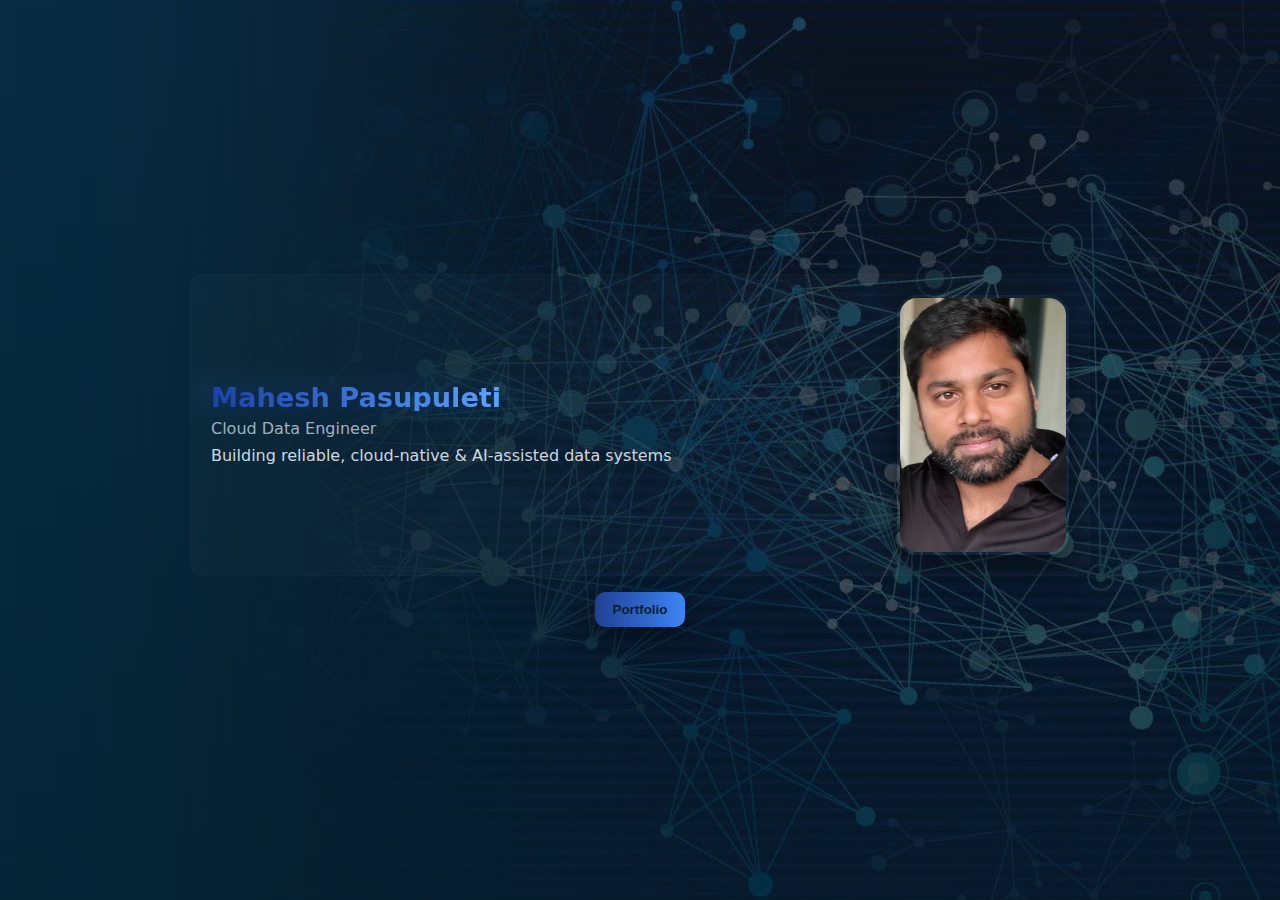
<file: Index.html>
<!doctype html>
<html lang="en">

<head>
    <meta charset="utf-8" />
    <title>Mahesh Pasupuleti</title>
    <meta name="viewport" content="width=device-width,initial-scale=1" />
    <link rel="stylesheet" href="styles.css">
    <style>
        /* page background using mahesh_img.jpg with dark overlay for contrast */
        html,
        body {
            height: 100%;
            margin: 0;
            background-image:
                linear-gradient(180deg, rgba(8, 20, 36, 0.66), rgba(2, 17, 27, 0.72)),
                url("mahesh_img.jpg");
            background-size: cover;
            background-position: center center;
            background-repeat: no-repeat;
            background-attachment: fixed;
            -webkit-font-smoothing: antialiased;
            -moz-osx-font-smoothing: grayscale;
        }

        /* ensure the centered content sits above the background */
        main.center {
            position: relative;
            z-index: 1;
        }
    </style>
</head>

<body>
    <main class="center">
        <!-- two-column row: info left, image right (reverted) -->
        <div class="profile-row">
            <div class="info">
                <h1 class="name">Mahesh Pasupuleti</h1>
                <p class="role">Cloud Data Engineer</p>
                <p class="sub">Building reliable, cloud-native &amp; AI-assisted data systems</p>
            </div>

            <div class="avatar-container" aria-hidden="false">
                <img class="avatar" src="mah_1.jpg" alt="Mahesh Pasupuleti — avatar">
            </div>
        </div>

        <!-- portfolio button centered below the row -->
        <div class="btn-wrap">
            <button class="btn-portfolio" type="button" onclick="location.href='Index1.html'">Portfolio</button>
        </div>
    </main>
</body>

</html>
</file>
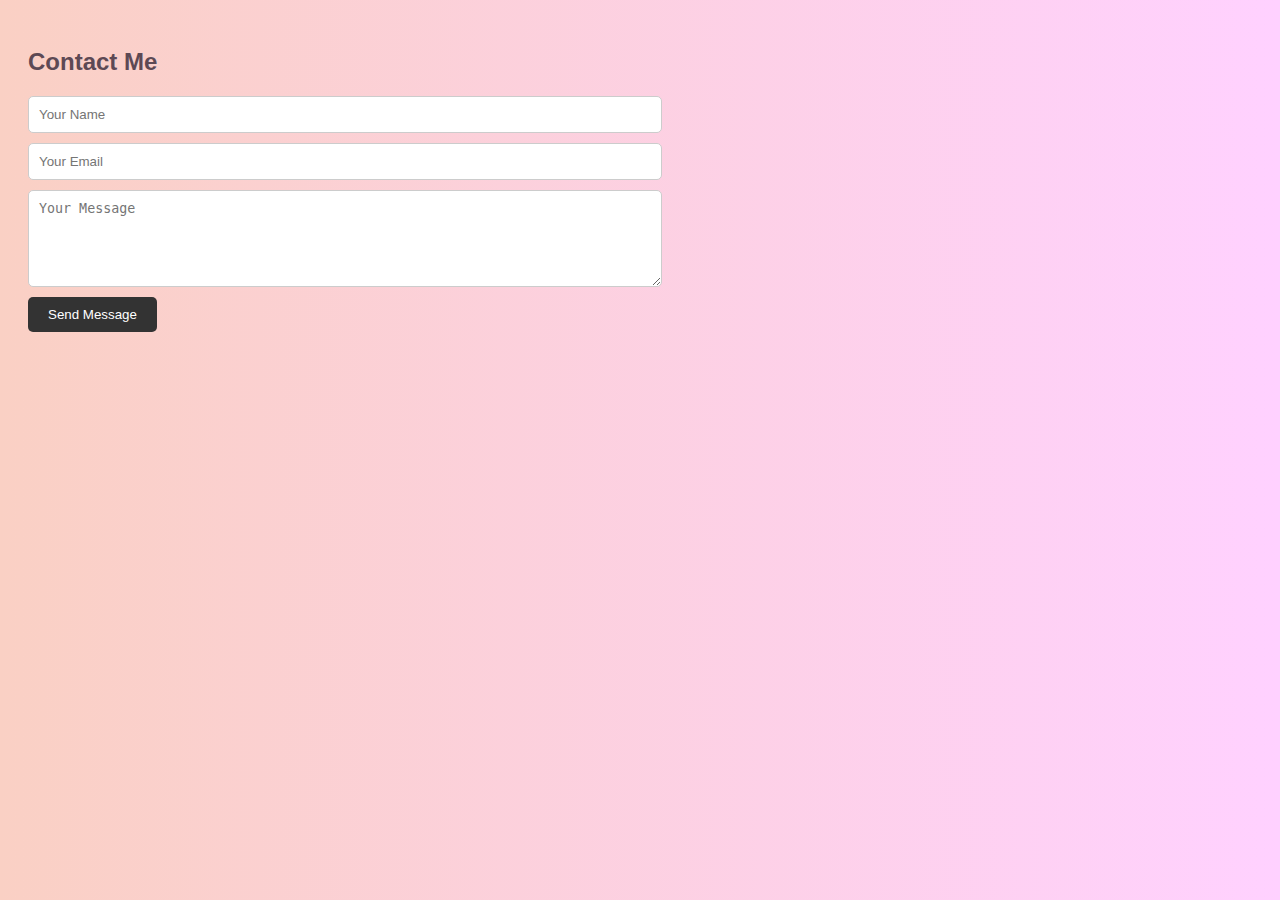
<file: contact.html>
<!DOCTYPE html>
<html lang="en">

<head>
    <meta charset="UTF-8">
    <meta name="viewport" content="width=device-width, initial-scale=1.0">
    <title>CONTACT</title>
    <link rel="stylesheet" href="contact.css">
</head>

<body>
    <main>
        <section id="contact" class="section">
            <h2>Contact Me</h2>
            <form class="contact-form">
                <input type="text" placeholder="Your Name" required>
                <input type="email" placeholder="Your Email" required>
                <textarea placeholder="Your Message" rows="5" required></textarea>
                <button type="submit">Send Message</button>
            </form>
        </section>
        </div>
    </main>

</body>

</html>
</file>
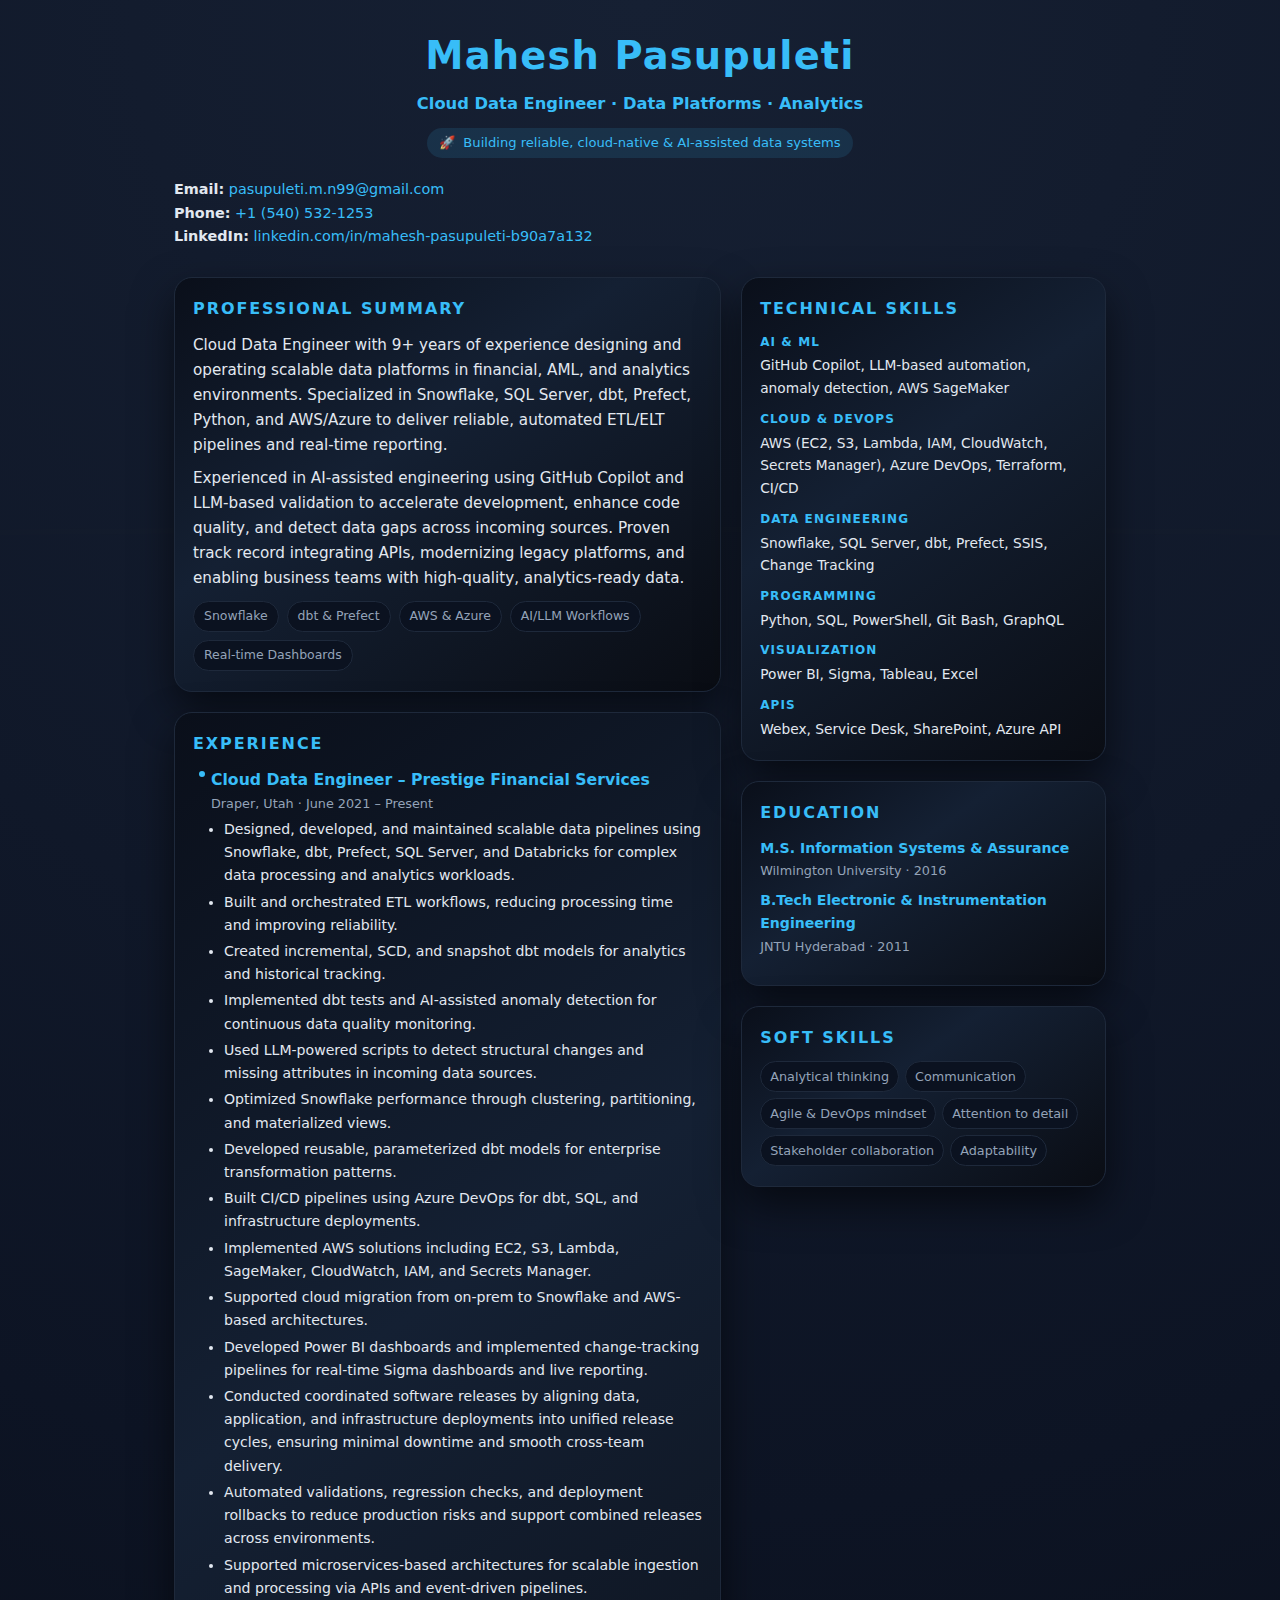
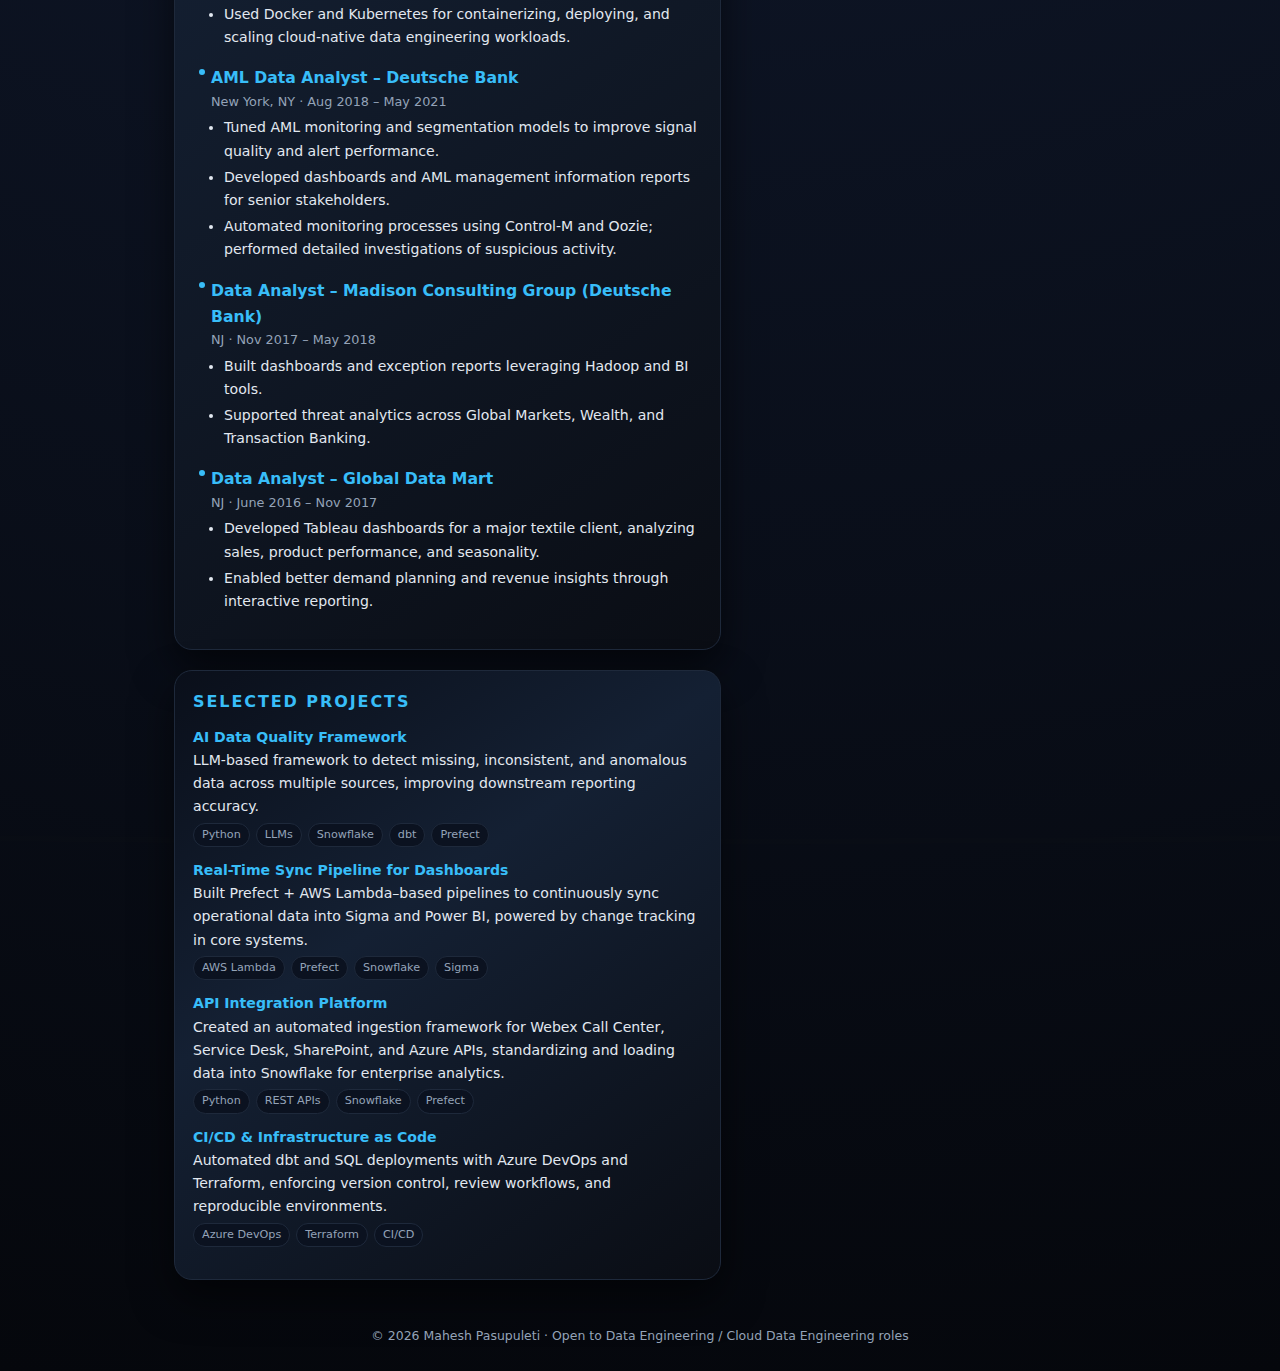
<file: Index1.html>
<!DOCTYPE html>
<html lang="en">

<head>
    <meta charset="UTF-8" />
    <title>Mahesh Pasupuleti | Cloud Data Engineer</title>
    <meta name="viewport" content="width=device-width, initial-scale=1.0" />
    <link rel="stylesheet" href="styles1.css">
</head>

<body>
    <div class="page">
        <!-- Data-flow background -->
        <!-- <svg class="data-flow-bg" viewBox="0 0 1200 800" preserveAspectRatio="xMidYMid slice" aria-hidden="true">
            <g stroke="currentColor" stroke-opacity="1" stroke-width="2" fill="none">
                <path d="M80 150 C280 40, 520 260, 720 140 S1100 160, 1120 260" class="flow-line" />
                <path d="M120 420 C300 520, 540 360, 760 480 S1040 600, 1120 520" class="flow-line" />
                <path d="M60 640 C260 560, 480 740, 720 680 S1000 700, 1120 760" class="flow-line" />
            </g>
            <g class="nodes" fill="currentColor">
                <circle cx="80" cy="150" r="6" />
                <circle cx="280" cy="40" r="6" />
                <circle cx="520" cy="260" r="6" />
                <circle cx="720" cy="140" r="6" />

                <circle cx="120" cy="420" r="6" />
                <circle cx="540" cy="360" r="6" />
                <circle cx="760" cy="480" r="6" />

                <circle cx="60" cy="640" r="6" />
                <circle cx="480" cy="740" r="6" />
                <circle cx="720" cy="680" r="6" />
            </g>
        </svg> -->
        <!-- Database-structure background (corner clusters) -->
        <svg class="db-structure-bg" viewBox="0 0 1200 800" preserveAspectRatio="xMidYMid slice" aria-hidden="true">
            <defs>
                <linearGradient id="dbGrad" x1="0" x2="1">
                    <stop offset="0" stop-color="currentColor" stop-opacity="0.95" />
                    <stop offset="1" stop-color="currentColor" stop-opacity="0.5" />
                </linearGradient>
            </defs>
            <!-- four small DB clusters placed near corners -->
            <g class="db-group" fill="url(#dbGrad)" stroke="currentColor" stroke-opacity="0.12" stroke-width="1">
                <!-- top-left -->
                <g class="db" transform="translate(120,110) scale(0.7)">
                    <ellipse class="cyl-top" cx="0" cy="0" rx="70" ry="18" />
                    <rect class="cyl-body" x="-70" y="0" width="140" height="72" rx="8" />
                    <ellipse class="cyl-bottom" cx="0" cy="72" rx="70" ry="18" />
                </g>
                <!-- top-right -->
                <g class="db" transform="translate(1080,110) scale(0.7)">
                    <ellipse class="cyl-top" cx="0" cy="0" rx="70" ry="18" />
                    <rect class="cyl-body" x="-70" y="0" width="140" height="72" rx="8" />
                    <ellipse class="cyl-bottom" cx="0" cy="72" rx="70" ry="18" />
                </g>
                <!-- bottom-left -->
                <g class="db" transform="translate(120,700) scale(0.7)">
                    <ellipse class="cyl-top" cx="0" cy="0" rx="70" ry="18" />
                    <rect class="cyl-body" x="-70" y="0" width="140" height="72" rx="8" />
                    <ellipse class="cyl-bottom" cx="0" cy="72" rx="70" ry="18" />
                </g>
                <!-- bottom-right -->
                <g class="db" transform="translate(1080,700) scale(0.7)">
                    <ellipse class="cyl-top" cx="0" cy="0" rx="70" ry="18" />
                    <rect class="cyl-body" x="-70" y="0" width="140" height="72" rx="8" />
                    <ellipse class="cyl-bottom" cx="0" cy="72" rx="70" ry="18" />
                </g>
            </g>
            <!-- subtle connectors (very faint) to avoid clutter -->
            <g class="connectors" fill="none" stroke="currentColor" stroke-width="1.5" stroke-opacity="0.06">
                <path class="conn" d="M200 150 C300 140, 900 140, 1000 150" stroke-linecap="round" />
                <path class="conn" d="M200 650 C300 660, 900 660, 1000 650" stroke-linecap="round" />
            </g>
        </svg>
        <div class="shell">
            <!-- Header -->
            <header>
                <div class="title-block">
                    <h1>Mahesh Pasupuleti</h1>
                    <h2>Cloud Data Engineer · Data Platforms · Analytics</h2>
                    <div class="tagline-chip">
                        <span>🚀</span>
                        <span>Building reliable, cloud-native & AI-assisted data systems</span>
                    </div>

                    <!-- All Info button: opens modal with full portfolio content -->
                    <!-- <button id="allInfoBtn" class="btn-all" type="button" aria-haspopup="dialog"
                        aria-controls="allInfoModal">All Info</button> -->
                </div>
                <div class="contacts">
                    <div><strong>Email:</strong> <a
                            href="mailto:pasupuleti.m.n99@gmail.com">pasupuleti.m.n99@gmail.com</a></div>
                    <div><strong>Phone:</strong> <a href="tel:+15405321253">+1 (540) 532-1253</a></div>
                    <div><strong>LinkedIn:</strong> <a href="https://www.linkedin.com/in/mahesh-pasupuleti-b90a7a132"
                            target="_blank" rel="noreferrer">linkedin.com/in/mahesh-pasupuleti-b90a7a132</a></div>
                </div>
            </header>
            <!-- All Info Modal -->
            <!-- <div id="allInfoModal" class="modal" role="dialog" aria-modal="true" aria-hidden="true">
                <div class="modal-backdrop" data-close="true"></div>
                <div class="modal-content" role="document">
                    <button class="modal-close" aria-label="Close" data-close="true">&times;</button>
                    <div class="modal-body" id="modalBody" tabindex="0" aria-live="polite"></div>
                    <div class="modal-actions">
                        <button id="downloadBtn" class="btn-action" type="button">Download HTML</button>
                        <button id="copyBtn" class="btn-action" type="button">Copy Text</button>
                    </div>
                </div>
            </div> -->

            <main>

                <div>
                    <section class="card">
                        <h3>Professional Summary</h3>
                        <p class="summary-text">
                            Cloud Data Engineer with 9+ years of experience designing and operating scalable data
                            platforms in financial, AML, and analytics environments. Specialized in Snowflake, SQL
                            Server, dbt, Prefect, Python, and AWS/Azure to deliver reliable, automated ETL/ELT
                            pipelines and real-time reporting.
                        </p>
                        <p class="summary-text">
                            Experienced in AI-assisted engineering using GitHub Copilot and LLM-based validation to
                            accelerate development, enhance code quality, and detect data gaps across incoming
                            sources. Proven track record integrating APIs, modernizing legacy platforms, and
                            enabling business teams with high-quality, analytics-ready data.
                        </p>
                        <div class="badge-row">
                            <span class="badge">Snowflake</span>
                            <span class="badge">dbt &amp; Prefect</span>
                            <span class="badge">AWS &amp; Azure</span>
                            <span class="badge">AI/LLM Workflows</span>
                            <span class="badge">Real-time Dashboards</span>
                        </div>
                    </section>

                    <section class="card">
                        <h3>Experience</h3>

                        <div class="timeline-item">
                            <div class="timeline-title">Cloud Data Engineer – Prestige Financial Services</div>
                            <div class="timeline-meta">Draper, Utah · June 2021 – Present</div>
                            <ul class="timeline-list">
                                <li>Designed, developed, and maintained scalable data pipelines using Snowflake, dbt,
                                    Prefect, SQL Server, and Databricks for complex data processing and analytics
                                    workloads.</li>
                                <li>Built and orchestrated ETL workflows, reducing processing time and improving
                                    reliability.</li>
                                <li>Created incremental, SCD, and snapshot dbt models for analytics and historical
                                    tracking.</li>
                                <li>Implemented dbt tests and AI-assisted anomaly detection for continuous data quality
                                    monitoring.</li>
                                <li>Used LLM-powered scripts to detect structural changes and missing attributes in
                                    incoming data sources.</li>
                                <li>Optimized Snowflake performance through clustering, partitioning, and materialized
                                    views.</li>
                                <li>Developed reusable, parameterized dbt models for enterprise transformation patterns.
                                </li>
                                <li>Built CI/CD pipelines using Azure DevOps for dbt, SQL, and infrastructure
                                    deployments.</li>
                                <li>Implemented AWS solutions including EC2, S3, Lambda, SageMaker, CloudWatch, IAM, and
                                    Secrets Manager.</li>
                                <li>Supported cloud migration from on-prem to Snowflake and AWS-based architectures.
                                </li>
                                <li>Developed Power BI dashboards and implemented change-tracking pipelines for
                                    real-time Sigma dashboards and live reporting.</li>
                                <li>Conducted coordinated software releases by aligning data, application, and
                                    infrastructure deployments into unified release cycles, ensuring minimal downtime
                                    and smooth cross-team delivery.</li>
                                <li>Automated validations, regression checks, and deployment rollbacks to reduce
                                    production risks and support combined releases across environments.</li>
                                <li>Supported microservices-based architectures for scalable ingestion and processing
                                    via APIs and event-driven pipelines.</li>
                                <li>Used Docker and Kubernetes for containerizing, deploying, and scaling cloud-native
                                    data engineering workloads.</li>
                            </ul>
                        </div>

                        <div class="timeline-item">
                            <div class="timeline-title">AML Data Analyst – Deutsche Bank</div>
                            <div class="timeline-meta">New York, NY · Aug 2018 – May 2021</div>
                            <ul class="timeline-list">
                                <li>Tuned AML monitoring and segmentation models to improve signal quality and alert
                                    performance.</li>
                                <li>Developed dashboards and AML management information reports for senior
                                    stakeholders.
                                </li>
                                <li>Automated monitoring processes using Control-M and Oozie; performed detailed
                                    investigations of suspicious activity.</li>
                            </ul>
                        </div>

                        <div class="timeline-item">
                            <div class="timeline-title">Data Analyst – Madison Consulting Group (Deutsche Bank)
                            </div>
                            <div class="timeline-meta">NJ · Nov 2017 – May 2018</div>
                            <ul class="timeline-list">
                                <li>Built dashboards and exception reports leveraging Hadoop and BI tools.</li>
                                <li>Supported threat analytics across Global Markets, Wealth, and Transaction
                                    Banking.
                                </li>
                            </ul>
                        </div>

                        <div class="timeline-item">
                            <div class="timeline-title">Data Analyst – Global Data Mart</div>
                            <div class="timeline-meta">NJ · June 2016 – Nov 2017</div>
                            <ul class="timeline-list">
                                <li>Developed Tableau dashboards for a major textile client, analyzing sales,
                                    product
                                    performance, and seasonality.</li>
                                <li>Enabled better demand planning and revenue insights through interactive
                                    reporting.
                                </li>
                            </ul>
                        </div>
                    </section>

                    <section class="card">
                        <h3>Selected Projects</h3>

                        <div class="project-item">
                            <div class="project-title">AI Data Quality Framework</div>
                            <p>
                                LLM-based framework to detect missing, inconsistent, and anomalous data across
                                multiple
                                sources, improving downstream reporting accuracy.
                            </p>
                            <div class="pill-row">
                                <span class="pill">Python</span>
                                <span class="pill">LLMs</span>
                                <span class="pill">Snowflake</span>
                                <span class="pill">dbt</span>
                                <span class="pill">Prefect</span>
                            </div>
                        </div>

                        <div class="project-item">
                            <div class="project-title">Real-Time Sync Pipeline for Dashboards</div>
                            <p>
                                Built Prefect + AWS Lambda–based pipelines to continuously sync operational data
                                into
                                Sigma and Power BI, powered by change tracking in core systems.
                            </p>
                            <div class="pill-row">
                                <span class="pill">AWS Lambda</span>
                                <span class="pill">Prefect</span>
                                <span class="pill">Snowflake</span>
                                <span class="pill">Sigma</span>
                            </div>
                        </div>

                        <div class="project-item">
                            <div class="project-title">API Integration Platform</div>
                            <p>
                                Created an automated ingestion framework for Webex Call Center, Service Desk,
                                SharePoint, and Azure APIs, standardizing and loading data into Snowflake for
                                enterprise analytics.
                            </p>
                            <div class="pill-row">
                                <span class="pill">Python</span>
                                <span class="pill">REST APIs</span>
                                <span class="pill">Snowflake</span>
                                <span class="pill">Prefect</span>
                            </div>
                        </div>

                        <div class="project-item">
                            <div class="project-title">CI/CD & Infrastructure as Code</div>
                            <p>
                                Automated dbt and SQL deployments with Azure DevOps and Terraform, enforcing version
                                control, review workflows, and reproducible environments.
                            </p>
                            <div class="pill-row">
                                <span class="pill">Azure DevOps</span>
                                <span class="pill">Terraform</span>
                                <span class="pill">CI/CD</span>
                            </div>
                        </div>
                    </section>
                </div>

                <!-- Right column: Skills + Education + Soft Skills -->
                <aside>
                    <section class="card">
                        <h3>Technical Skills</h3>
                        <div class="skills-grid">
                            <div>
                                <div class="skill-heading">AI & ML</div>
                                <div class="skill-line">
                                    GitHub Copilot, LLM-based automation, anomaly detection, AWS SageMaker
                                </div>
                            </div>
                            <div>
                                <div class="skill-heading">Cloud & DevOps</div>
                                <div class="skill-line">
                                    AWS (EC2, S3, Lambda, IAM, CloudWatch, Secrets Manager), Azure DevOps,
                                    Terraform,
                                    CI/CD
                                </div>
                            </div>
                            <div>
                                <div class="skill-heading">Data Engineering</div>
                                <div class="skill-line">
                                    Snowflake, SQL Server, dbt, Prefect, SSIS, Change Tracking
                                </div>
                            </div>
                            <div>
                                <div class="skill-heading">Programming</div>
                                <div class="skill-line">
                                    Python, SQL, PowerShell, Git Bash, GraphQL
                                </div>
                            </div>
                            <div>
                                <div class="skill-heading">Visualization</div>
                                <div class="skill-line">
                                    Power BI, Sigma, Tableau, Excel
                                </div>
                            </div>
                            <div>
                                <div class="skill-heading">APIs</div>
                                <div class="skill-line">Webex, Service Desk, SharePoint, Azure API</div>
                            </div>
                        </div>
                    </section>

                    <section class="card">
                        <h3>Education</h3>
                        <div class="edu-item">
                            <div class="edu-title">M.S. Information Systems &amp; Assurance</div>
                            <div class="edu-meta">Wilmington University · 2016</div>
                        </div>
                        <div class="edu-item">
                            <div class="edu-title">B.Tech Electronic &amp; Instrumentation Engineering</div>
                            <div class="edu-meta">JNTU Hyderabad · 2011</div>
                        </div>
                    </section>

                    <section class="card">
                        <h3>Soft Skills</h3>
                        <div class="soft-list">
                            <span class="soft-chip">Analytical thinking</span>
                            <span class="soft-chip">Communication</span>
                            <span class="soft-chip">Agile &amp; DevOps mindset</span>
                            <span class="soft-chip">Attention to detail</span>
                            <span class="soft-chip">Stakeholder collaboration</span>
                            <span class="soft-chip">Adaptability</span>
                        </div>
                    </section>
                </aside>
            </main>

            <footer>
                © <span id="year"></span> Mahesh Pasupuleti · Open to Data Engineering / Cloud Data Engineering
                roles
            </footer>
        </div>
    </div>

    <script>
        document.getElementById("year").textContent = new Date().getFullYear();
    </script>
</body>

</html>
</file>
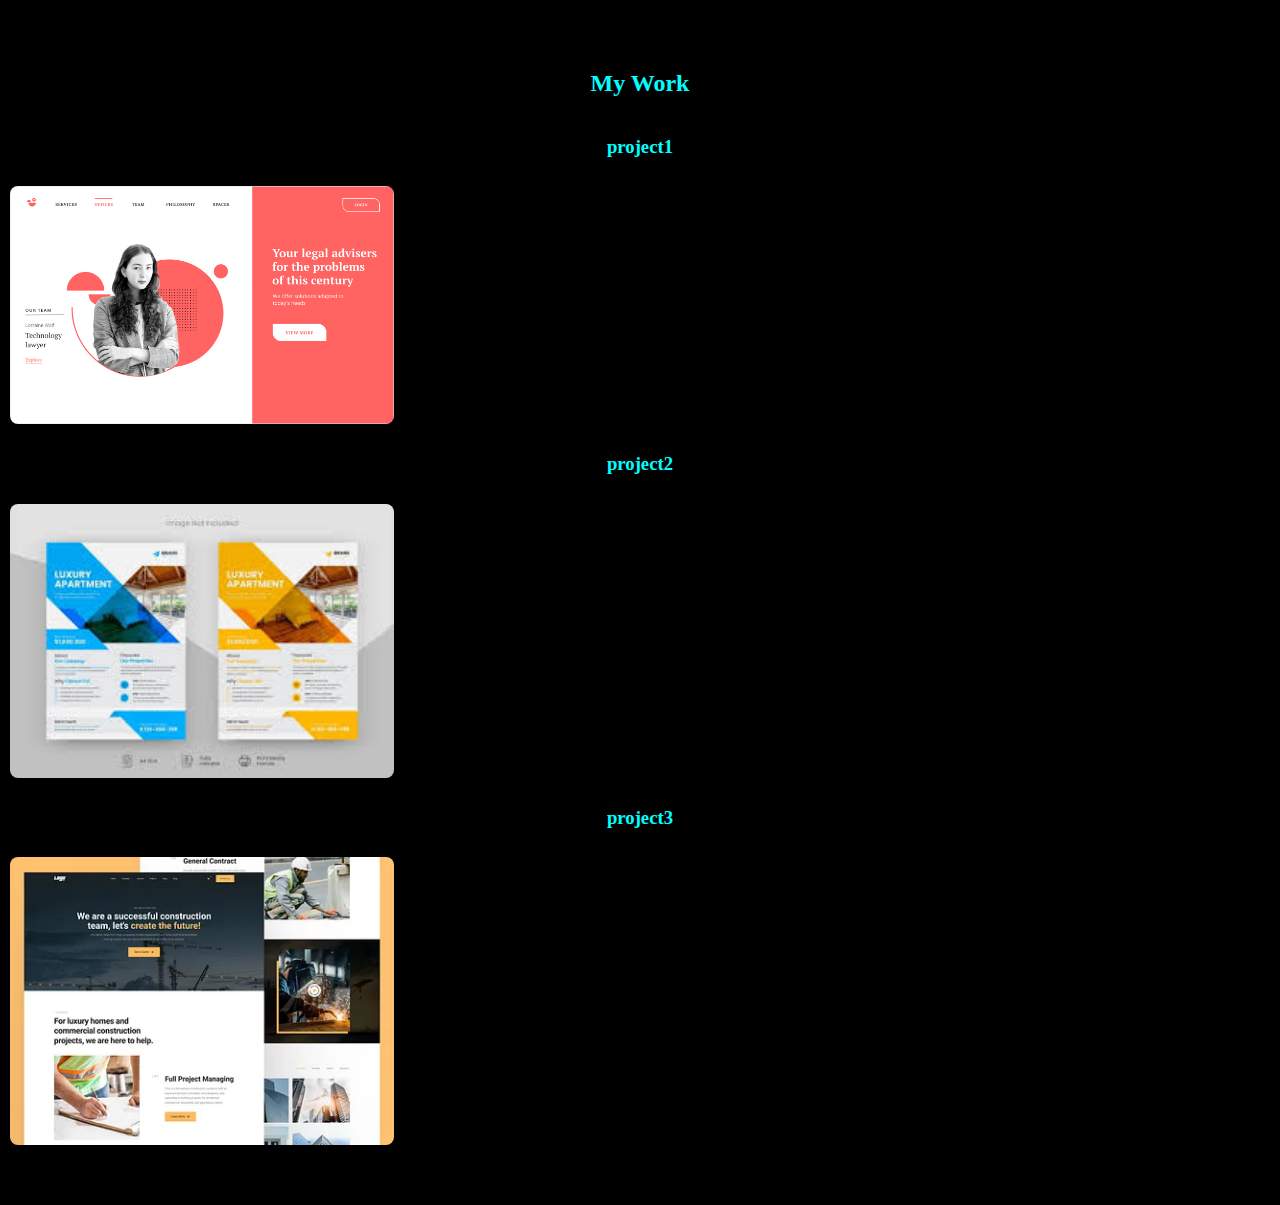
<file: projects.html>
<!DOCTYPE html>
<html lang="en">

<head>
    <meta charset="UTF-8">
    <meta name="viewport" content="width=device-width, initial-scale=1.0">
    <title>project</title>
    <link rel="stylesheet" href="projects.css">
</head>

<body>
    <section id="portfolio" class="section">
        <h2>My Work</h2>
        <div class="portfolio">
            <h3>project1</h3>
            <img src="images/project1.png" alt="Project 1">

            <h3>project2</h3>
            <img src="images/project2.jpg" alt="Project 2">

            <h3>project3</h3>
            <img src="images/project3.webp" alt="Project 3">

        </div>
    </section>
</body>

</html>
</file>
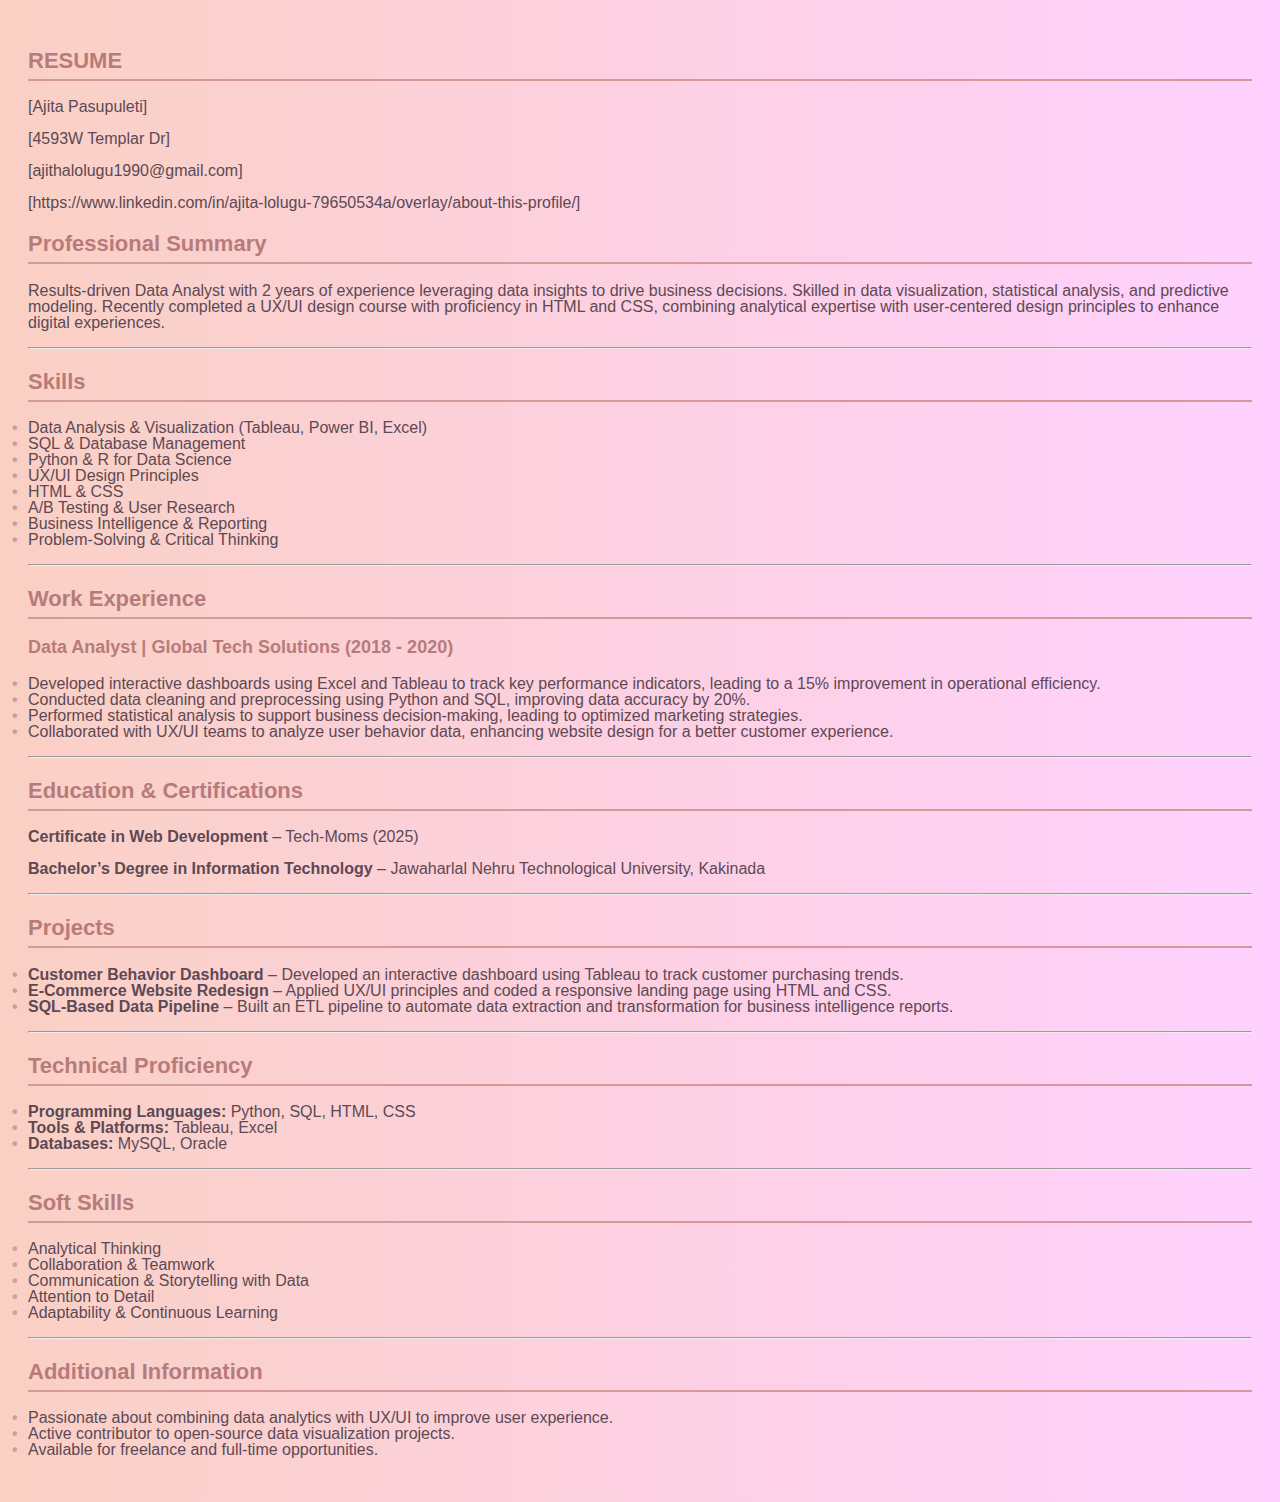
<file: resume.html>
<!DOCTYPE html>
<html lang="en">

<head>
    <meta charset="UTF-8">
    <meta name="viewport" content="width=device-width, initial-scale=1.0">
    <title>Resume</title>
    <link rel="stylesheet" href="resume.css">
</head>

<body>
    <h2>RESUME</h2>
    <p>[Ajita Pasupuleti]</p>
    <p> [4593W Templar Dr]</p>
    <p>[ajithalolugu1990@gmail.com] </p>
    <p>[https://www.linkedin.com/in/ajita-lolugu-79650534a/overlay/about-this-profile/]
    </p>
    <h2>Professional Summary</h2>
    <p>Results-driven Data Analyst with 2 years of experience leveraging data insights to drive business
        decisions.
        Skilled in data visualization, statistical analysis, and predictive modeling. Recently completed a UX/UI
        design course with proficiency in HTML and CSS, combining analytical expertise with user-centered design
        principles to enhance digital experiences.</p>
    <hr>

    <h2>Skills</h2>
    <ul>
        <li>Data Analysis & Visualization (Tableau, Power BI, Excel)</li>
        <li>SQL & Database Management</li>
        <li>Python & R for Data Science</li>
        <li>UX/UI Design Principles</li>
        <li>HTML & CSS</li>
        <li>A/B Testing & User Research</li>
        <li>Business Intelligence & Reporting</li>
        <li>Problem-Solving & Critical Thinking</li>
    </ul>
    <hr>

    <h2>Work Experience</h2>
    <h3>Data Analyst | Global Tech Solutions (2018 - 2020)</h3>
    <ul>
        <li>Developed interactive dashboards using Excel and Tableau to track key performance indicators,
            leading to
            a 15% improvement in operational efficiency.</li>
        <li>Conducted data cleaning and preprocessing using Python and SQL, improving data accuracy by 20%.</li>
        <li>Performed statistical analysis to support business decision-making, leading to optimized marketing
            strategies.</li>
        <li>Collaborated with UX/UI teams to analyze user behavior data, enhancing website design for a better
            customer experience.</li>
    </ul>
    <hr>

    <h2>Education & Certifications</h2>
    <p><strong>Certificate in Web Development</strong> – Tech-Moms (2025)</p>
    <p><strong>Bachelor’s Degree in Information Technology</strong> – Jawaharlal Nehru Technological University,
        Kakinada</p>
    <hr>

    <h2>Projects</h2>
    <ul>
        <li><strong>Customer Behavior Dashboard</strong> – Developed an interactive dashboard using Tableau to
            track
            customer purchasing trends.</li>
        <li><strong>E-Commerce Website Redesign</strong> – Applied UX/UI principles and coded a responsive
            landing
            page using HTML and CSS.</li>
        <li><strong>SQL-Based Data Pipeline</strong> – Built an ETL pipeline to automate data extraction and
            transformation for business intelligence reports.</li>
    </ul>
    <hr>

    <h2>Technical Proficiency</h2>
    <ul>
        <li><strong>Programming Languages:</strong> Python, SQL, HTML, CSS</li>
        <li><strong>Tools & Platforms:</strong> Tableau, Excel</li>
        <li><strong>Databases:</strong> MySQL, Oracle</li>
    </ul>
    <hr>

    <h2>Soft Skills</h2>
    <ul>
        <li>Analytical Thinking</li>
        <li>Collaboration & Teamwork</li>
        <li>Communication & Storytelling with Data</li>
        <li>Attention to Detail</li>
        <li>Adaptability & Continuous Learning</li>
    </ul>
    <hr>

    <h2>Additional Information</h2>
    <ul>
        <li>Passionate about combining data analytics with UX/UI to improve user experience.</li>
        <li>Active contributor to open-source data visualization projects.</li>
        <li>Available for freelance and full-time opportunities.</li>
    </ul>
    </div>
</body>

</html>



</body>

</html>
</file>
<file: styles.css>
/* Reverted — minimal clean stylesheet */

:root {
    --bg-top: #081424;
    --bg-bottom: #02111b;
    --text: #e6eef8;
    --accent: #ffd24d;
    --muted: #9fb0c4;
    --avatar-size: 160px;
    /* reduced slightly */
    --max-width: 900px;
    --radius: 12px;
    --gap: 20px;
}

* {
    box-sizing: border-box;
    margin: 0;
    padding: 0
}

html,
body {
    height: 100%
}

body {
    font-family: system-ui, -apple-system, "Segoe UI", Roboto, Arial;
    color: var(--text);
    background: linear-gradient(180deg, var(--bg-top) 0%, var(--bg-bottom) 100%);
    display: flex;
    align-items: center;
    justify-content: center;
    padding: 20px;
}

.center {
    width: min(var(--max-width), 96%);
}

.profile-row {
    display: flex;
    align-items: center;
    justify-content: space-between;
    gap: var(--gap);
    background: rgba(255, 255, 255, 0.02);
    padding: 20px;
    border-radius: var(--radius);
    border: 1px solid rgba(255, 255, 255, 0.02);
}

.info {
    flex: 1;
    text-align: left;
    padding-right: 12px;
}

/* Replace .name highlight with animated cyan→yellow gradient + soft glow */
.name {
    font-size: 1.7rem;
    font-weight: 700;
    margin-bottom: 8px;
    position: relative;
    display: inline-block;
    line-height: 1.02;
    /* switched to blue shades */
    --g1: #1e40af;
    /* indigo / deep blue */
    --g2: #60a5fa;
    /* lighter blue */
    background: linear-gradient(90deg, var(--g1), var(--g2), #9cc4ff);
    background-size: 200% 100%;
    -webkit-background-clip: text;
    background-clip: text;
    color: transparent;
    text-shadow: 0 6px 20px rgba(59, 130, 246, 0.06), 0 2px 8px rgba(14, 165, 233, 0.03);
    transition: transform 220ms ease;
    animation: name-gradient 3.5s linear infinite;
}

/* soft colored halo behind the name using blue tones */
.name::after {
    content: "";
    position: absolute;
    left: -6%;
    right: -6%;
    top: -30%;
    bottom: -10%;
    border-radius: 8px;
    background: linear-gradient(90deg, rgba(59, 130, 246, 0.10), rgba(96, 165, 250, 0.06));
    filter: blur(8px);
    opacity: 0.6;
    z-index: -1;
    pointer-events: none;
    transition: opacity 260ms ease, transform 260ms ease;
}

/* subtle lift and stronger halo on hover */
.profile-row:hover .name {
    transform: translateY(-3px);
}

.profile-row:hover .name::after {
    opacity: 0.92;
    transform: scale(1.03);
}

/* animate gradient sweep */
@keyframes name-gradient {
    0% {
        background-position: 0% 50%;
    }

    50% {
        background-position: 100% 50%;
    }

    100% {
        background-position: 0% 50%;
    }
}

.role {
    color: var(--muted);
    margin-bottom: 0;
}

.sub {
    margin-top: 8px;
    color: rgba(230, 238, 248, 0.9);
}

.avatar-container {
    width: calc(var(--avatar-size) + 12px);
    flex: 0 0 calc(var(--avatar-size) + 12px);
    display: flex;
    justify-content: flex-end;
}

.avatar {
    /* Adjust avatar crop so full face (hair to chin) is visible */
    /* make the image a bit taller so hair + chin fit */
    width: 200px;
    height: 260px;
    /* taller frame to include chin */
    object-fit: cover;
    /* keep image filling the frame */
    object-position: 50% 38%;
    /* shift focal point down slightly (tweak Y% if needed) */
    border-radius: 20px;
    /* oval/rounded-rectangle look */
    border: 3px solid rgba(255, 255, 255, 0.04);
    box-shadow: 0 10px 26px rgba(0, 0, 0, 0.55);
    transition: transform 160ms ease, box-shadow 160ms ease;
}

/* mobile: scale down but keep headroom */
@media (max-width: 720px) {
    .profile-row {
        flex-direction: column;
        text-align: center;
    }

    .info {
        padding-right: 0;
    }

    .avatar-container {
        justify-content: center;
        width: auto;
        flex: 0 0 auto;
        margin-top: 8px;
    }

    /* scaled oval for smaller screens */
    .avatar {
        width: 140px;
        height: 180px;
        object-position: 50% 36%;
        border-radius: 16px;
    }
}

.btn-wrap {
    text-align: center;
    margin-top: 16px;
}

.btn-portfolio {
    position: relative;
    overflow: hidden;
    border-radius: 10px;
    padding: 10px 18px;
    font-weight: 700;
    cursor: pointer;
    color: #072033;
    border: none;
    z-index: 1;

    /* switched to blue animated gradient */
    --g1: #1e3a8a;
    /* deep blue */
    --g2: #3b82f6;
    /* bright blue */
    background: linear-gradient(90deg, var(--g1), var(--g2), #9cc4ff);
    background-size: 200% 100%;
    animation: btn-gradient 3.6s linear infinite;
    box-shadow: 0 10px 30px rgba(0, 0, 0, 0.45);
    transition: transform 180ms ease, box-shadow 180ms ease, opacity 180ms ease;
}

/* soft halo behind the button using blue tones */
.btn-portfolio::before {
    content: "";
    position: absolute;
    inset: -6px;
    border-radius: 12px;
    background: linear-gradient(90deg, rgba(59, 130, 246, 0.12), rgba(96, 165, 250, 0.12));
    z-index: -1;
    filter: blur(8px);
    opacity: 0.85;
    transform: scale(0.98);
    transition: transform 220ms ease, opacity 220ms ease;
}

/* sliding sheen */
.btn-portfolio::after {
    content: "";
    position: absolute;
    left: -80%;
    top: -10%;
    width: 50%;
    height: 120%;
    transform: skewX(-20deg);
    background: linear-gradient(120deg, rgba(255, 255, 255, 0.28), rgba(255, 255, 255, 0.08), rgba(255, 255, 255, 0.02));
    opacity: 0;
    pointer-events: none;
    transition: left 420ms ease, opacity 260ms ease;
    z-index: 2;
}

/* hover interactions */
.btn-portfolio:hover {
    transform: translateY(-4px);
    box-shadow: 0 18px 44px rgba(0, 0, 0, 0.6), 0 0 18px rgba(59, 130, 246, 0.06);
}

.btn-portfolio:hover::after {
    left: 120%;
    opacity: 1;
}

.btn-portfolio:hover::before {
    transform: scale(1.02);
    opacity: 1;
}

/* gradient movement keyframes */
@keyframes btn-gradient {
    0% {
        background-position: 0% 50%;
    }

    50% {
        background-position: 100% 50%;
    }

    100% {
        background-position: 0% 50%;
    }
}

/* focus accessibility */
.btn-portfolio:focus {
    outline: none;
    box-shadow: 0 0 0 6px rgba(56, 189, 248, 0.08);
}

/* utility: trigger initial animations from HTML by adding classes */
.name.animate-shine {
    animation: btn-pulse 2200ms ease 1;
}

.btn-portfolio.pulse {
    animation: btn-pulse 2200ms ease 1;
}

/* responsive */
@media (max-width: 720px) {
    .profile-row {
        flex-direction: column;
        text-align: center;
    }

    .info {
        padding-right: 0;
    }

    .avatar-container {
        justify-content: center;
        width: auto;
        flex: 0 0 auto;
        margin-top: 8px;
    }

    /* scaled oval for smaller screens */
    .avatar {
        width: 140px;
        height: 180px;
        object-position: 50% 36%;
        border-radius: 16px;
    }
}
</file>
<file: contact.css>
body {
    font-family: 'Arial', sans-serif;
    background: linear-gradient(to right, #FAD0C4, #FFD1FF);
    color: #5D4954;
    padding: 20px;
}


contact-form {
    max-width: 400px;
    margin: auto;
    justify-content: center;
    text-align: center;
}

input,
textarea {
    width: 50%;
    padding: 10px;
    margin: 10px 0;
    border: 1px solid #ccc;
    border-radius: 5px;
    display: flex;
}

button {
    background: #333;
    color: #fff;
    padding: 10px 20px;
    border: none;
    cursor: pointer;
    border-radius: 5px;
    justify-content: center;
}
</file>
<file: styles1.css>
/* Data Engineer Professional Theme (Refreshed Colors) */
:root {
    --bg: #0a0f1a;
    --bg-alt: #101827;
    --card: #0f1b2d;
    --accent: #38bdf8;
    /* Cyan tech accent */
    --accent-soft: rgba(56, 189, 248, 0.12);
    --text-main: #e2e8f0;
    --text-muted: #94a3b8;
    --border-subtle: #1e293b;
    --chip-bg: #0b1220;
    --font-body: system-ui, -apple-system, BlinkMacSystemFont, "Segoe UI", sans-serif;
    --shadow-soft: 0 18px 40px rgba(0, 0, 0, 0.55);
    --radius-lg: 18px;
    --radius-pill: 999px;
    --max-width: 1100px;
}

* {
    box-sizing: border-box;
    margin: 0;
    padding: 0;
}

body {
    font-family: var(--font-body);
    background: radial-gradient(circle at top, #162033 0, #0d1424 50%, #05070c 100%);
    color: var(--text-main);
    line-height: 1.65;
    -webkit-font-smoothing: antialiased;
}

header {
    display: flex;
    flex-wrap: wrap;
    gap: 20px;
    justify-content: space-between;
    align-items: flex-start;
    margin-bottom: 28px;
}

.title-block {
    flex: 1 1 100%;
    text-align: center;
}

.contacts {
    flex: 0 0 auto;
    text-align: left;
    font-size: 0.9rem;
    align-self: flex-start;
}

a {
    color: var(--accent);
    text-decoration: none;
}

a:hover {
    text-decoration: underline;
}

.page {
    position: relative;
    overflow: hidden;
    min-height: 100vh;
    /* full viewport height */
    display: flex;
    /* center child (.shell) */
    align-items: center;
    /* vertical center */
    justify-content: center;
    /* horizontal center */
}

.db-structure-bg {
    position: absolute;
    inset: 0;
    width: 100%;
    height: 100%;
    z-index: 0;
    opacity: 0.12;
    /* slightly more visible for yellow */
    pointer-events: none;
    color: #ffd24d;
    /* warm yellow for DBs */
}

.shell {
    max-width: 980px;
    width: 100%;
    margin: 0 auto;
    padding: 24px;
    box-sizing: border-box;
    position: relative;
    z-index: 1;
}

/* ...existing code... */

.title-block h1 {
    font-size: 2.4rem;
    letter-spacing: 0.03em;
    color: var(--accent);
}

.title-block h2 {
    font-size: 1.02rem;
    color: var(--accent);
    margin-top: 4px;
}

.tagline-chip {
    display: inline-flex;
    align-items: center;
    gap: 8px;
    margin-top: 10px;
    padding: 4px 12px;
    border-radius: var(--radius-pill);
    background: var(--accent-soft);
    color: var(--accent);
    font-size: 0.82rem;
}

main {
    display: grid;
    grid-template-columns: minmax(0, 2.1fr) minmax(0, 1.4fr);
    gap: 20px;
}

@media (max-width: 880px) {
    main {
        grid-template-columns: minmax(0, 1fr);
    }
}

section {
    margin-bottom: 20px;
}

.card {
    background: linear-gradient(145deg, #0a0f1a, #142033 40%, #0a0d14 100%);
    border-radius: var(--radius-lg);
    padding: 18px 18px 20px;
    border: 1px solid var(--border-subtle);
    box-shadow: var(--shadow-soft);
}

.card h3 {
    font-size: 1rem;
    text-transform: uppercase;
    letter-spacing: 0.12em;
    color: var(--accent);
    margin-bottom: 10px;
}

.summary-text {
    font-size: 0.95rem;
    color: var(--text-main);
}

.summary-text+.summary-text {
    margin-top: 8px;
}

.badge-row {
    display: flex;
    flex-wrap: wrap;
    gap: 8px;
    margin-top: 10px;
}

.badge {
    border-radius: var(--radius-pill);
    border: 1px solid var(--border-subtle);
    padding: 4px 10px;
    font-size: 0.78rem;
    background: var(--chip-bg);
    color: var(--text-muted);
    white-space: nowrap;
}

.timeline-item {
    position: relative;
    padding-left: 18px;
    margin-bottom: 16px;
}

.timeline-item::before {
    content: "";
    position: absolute;
    left: 6px;
    top: 4px;
    width: 6px;
    height: 6px;
    border-radius: 999px;
    background: var(--accent);
}

.timeline-title {
    font-size: 0.98rem;
    font-weight: 600;
    color: var(--accent);
}

.timeline-meta {
    font-size: 0.8rem;
    color: var(--text-muted);
    margin-bottom: 4px;
}

.timeline-list {
    margin-top: 4px;
    padding-left: 13px;
    font-size: 0.88rem;
    color: var(--text-main);
}

.timeline-list li {
    margin-bottom: 3px;
}

.skills-grid {
    display: grid;
    grid-template-columns: minmax(0, 1fr);
    gap: 10px;
    font-size: 0.86rem;
}

.skill-heading {
    font-weight: 600;
    color: var(--accent);
    margin-bottom: 2px;
    text-transform: uppercase;
    letter-spacing: 0.09em;
    font-size: 0.75rem;
}

.skill-line {
    color: var(--text-main);
}

.project-item {
    margin-bottom: 12px;
    font-size: 0.88rem;
}

.project-title {
    font-weight: 600;
    color: var(--accent);
}

.pill-row {
    display: flex;
    flex-wrap: wrap;
    gap: 6px;
    margin-top: 4px;
}

.pill {
    background: var(--chip-bg);
    border-radius: var(--radius-pill);
    padding: 2px 8px;
    font-size: 0.7rem;
    color: var(--text-muted);
    border: 1px solid var(--border-subtle);
}

.edu-item {
    font-size: 0.88rem;
    margin-bottom: 8px;
}

.edu-title {
    font-weight: 600;
    color: var(--accent);
}

.edu-meta {
    font-size: 0.8rem;
    color: var(--text-muted);
}

.soft-list {
    display: flex;
    flex-wrap: wrap;
    gap: 6px;
    font-size: 0.8rem;
    margin-top: 4px;
}

.soft-chip {
    border-radius: var(--radius-pill);
    padding: 4px 9px;
    background: var(--chip-bg);
    border: 1px solid var(--border-subtle);
    color: var(--text-muted);
}

footer {
    margin-top: 26px;
    font-size: 0.78rem;
    color: var(--text-muted);
    text-align: center;
}
</file>
<file: projects.css>
body {
    margin: 0%;
    padding: 0%;
    background-color: black;
    color: aqua;
}

.section {
    padding: 50px 0;
    text-align: center;

}

.portfolio {
    display: flex;
    justify-content: center;
    flex-wrap: wrap;
    flex-direction: column;

}

.portfolio-item {
    width: 30%;
    margin: 10px;
    border-radius: 8px;
    background: #fff;
    padding: 15px;
    box-shadow: 0 0 10px rgba(0, 0, 0, 0.1);
    align-items: center;
}


.portfolio img {
    width: 30%;
    margin: 10px;
    border-radius: 8px;
    flex-direction: column;
}
</file>
<file: resume.css>
body {
    font-family: 'Arial', sans-serif;
    background: linear-gradient(to right, #FAD0C4, #FFD1FF);
    color: #5D4954;
    padding: 20px;
}

.container {
    max-width: 800px;
    margin: auto;
    background: #FFFFFF;
    padding: 20px;
    border-radius: 10px;
    box-shadow: 0 4px 8px rgba(0, 0, 0, 0.1);
}

h1,
h2,
h3 {
    color: #B87B7B;
}

h1 {
    font-size: 28px;
    text-align: center;
    font-weight: bold;
}

h2 {
    font-size: 22px;
    margin-top: 20px;
    border-bottom: 2px solid #D49A9A;
    padding-bottom: 5px;
}

h3 {
    font-size: 18px;
    margin-top: 15px;
    color: #B87B7B;
}

p,
li {
    font-size: 16px;
    line-height: 1.0;
}

ul {
    list-style: none;
    padding-left: 0;
}

ul li::before {
    content: '•';
    color: #D49A9A;
    font-weight: bold;
    display: inline-block;
    width: 1em;
    margin-left: -1em;
}

.contact-info {
    text-align: center;
    font-size: 16px;
    margin-bottom: 20px;
}

.contact-info a {
    color: #D49A9A;
    text-decoration: none;
    font-weight: bold;
}

.contact-info a:hover {
    text-decoration: underline;
}

.section {
    margin-bottom: 20px;
}

.footer {
    text-align: center;
    font-size: 14px;
    margin-top: 20px;
    color: #9E6F6F;
}
</file>
